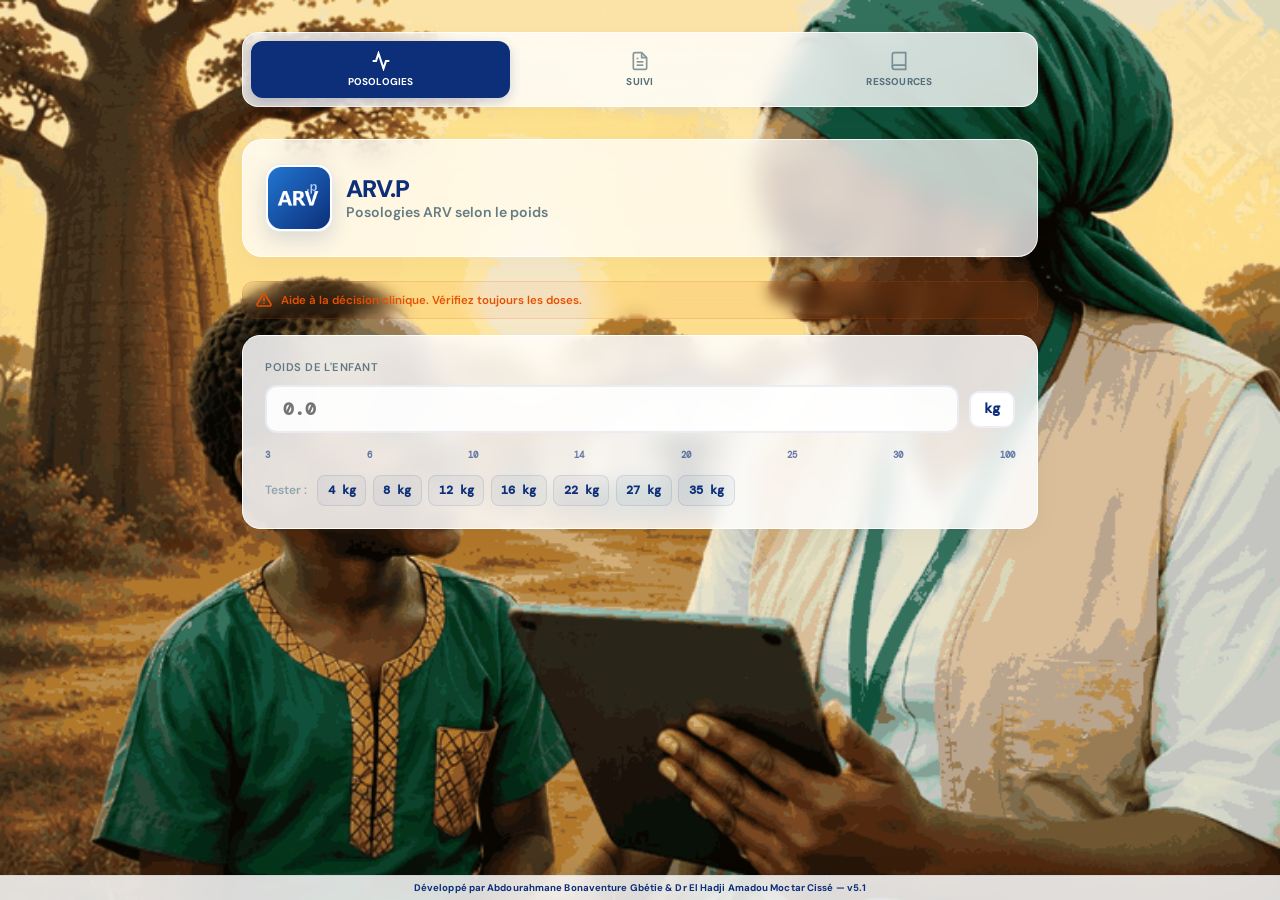
<file: index.html>
<!DOCTYPE html>
<html lang="fr">
<head>
  <meta charset="UTF-8">
  <title>ARV.P</title>
  <meta http-equiv="refresh" content="0; url=./gh-pages/">
  <script>window.location.replace("./gh-pages/");</script>
</head>
<body>
  <p>Redirection vers <a href="./gh-pages/">ARV.P</a>...</p>
</body>
</html>
</file>
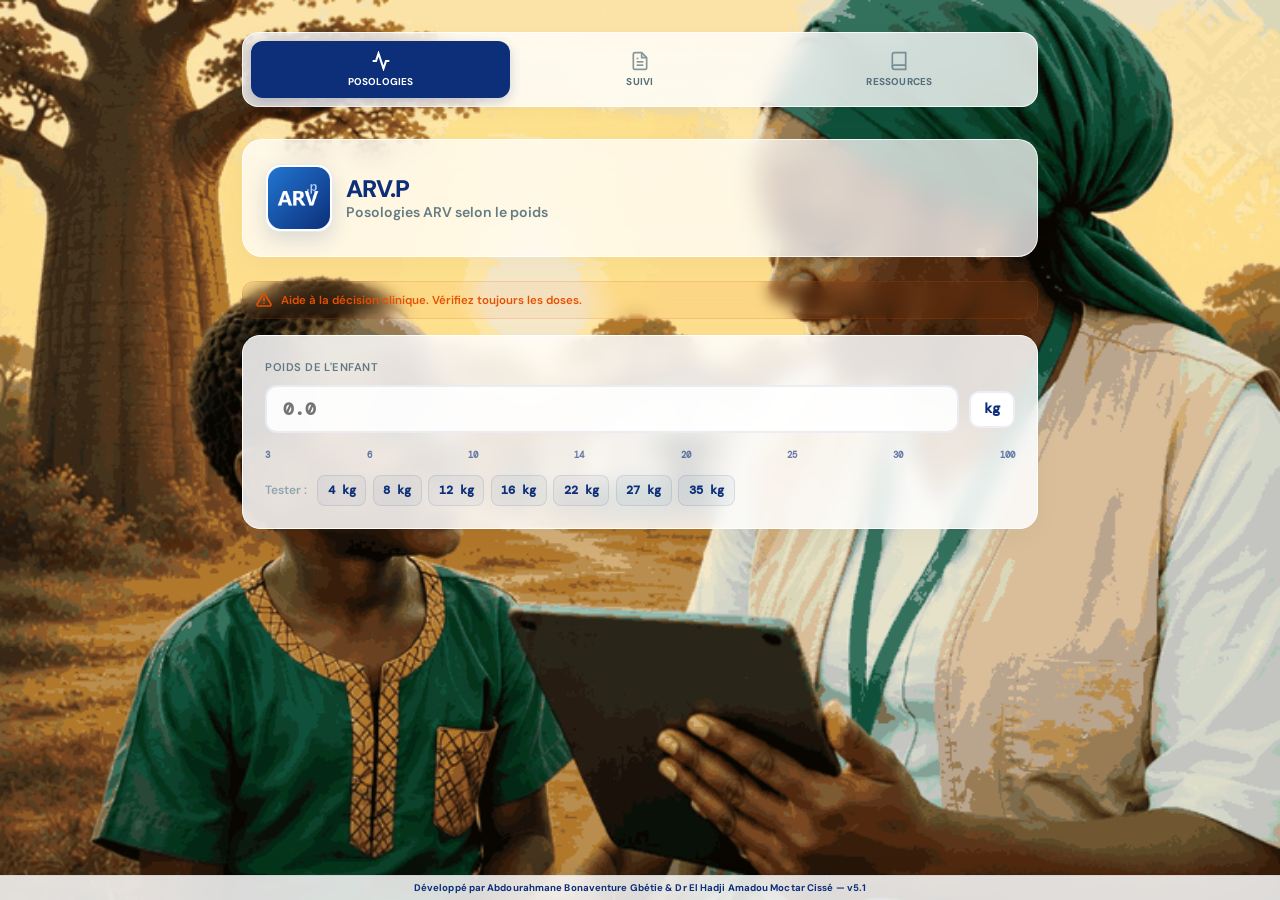
<file: gh-pages/index.html>
<!DOCTYPE html>
<html lang="fr">
<head>
  <meta charset="UTF-8"/>
  <meta name="viewport" content="width=device-width,initial-scale=1,viewport-fit=cover"/>
  <title>ARV.P</title>
  <meta name="description" content="Calculateur posologies ARV pédiatriques — Sénégal / OMS"/>
  <meta name="theme-color" content="#0d2f7a"/>
  <meta name="mobile-web-app-capable" content="yes"/>
  <meta name="apple-mobile-web-app-status-bar-style" content="black-translucent"/>
  <meta name="apple-mobile-web-app-title" content="ARV.P"/>
  <link rel="manifest" href="manifest.json"/>
  <link rel="apple-touch-icon" href="icons/icon-192.png"/>
  <link rel="icon" type="image/png" href="icons/icon-192.png"/>
  <link rel="preconnect" href="https://fonts.googleapis.com"/>
  <link href="https://fonts.googleapis.com/css2?family=DM+Sans:wght@400;500;600;700&family=DM+Mono:wght@400;500&display=swap" rel="stylesheet"/>
  <link rel="stylesheet" href="css/styles.css"/>
</head>
<body>
<div id="root">
  <div class="bg" aria-hidden="true"></div>
  <div id="app" role="main">
    <div class="install-banner" id="installBanner" role="complementary" aria-label="Installation de l'application">
      <div class="itext">Installer l'app sur votre téléphone pour l'utiliser hors ligne</div>
      <button type="button" class="ibtn" id="installBtn">Installer</button>
      <button type="button" class="idismiss" id="dismissBtn" aria-label="Fermer">✕</button>
    </div>

    <!-- Navigation Tabs -->
    <nav class="nav-tabs" id="navTabs">
      <button type="button" class="nav-btn active" data-page="calc">
        <svg width="20" height="20" viewBox="0 0 24 24" fill="none" stroke="currentColor" stroke-width="2"><path d="M22 12h-4l-3 9L9 3l-3 9H2"/></svg>
        <span>Posologies</span>
      </button>
      <button type="button" class="nav-btn" data-page="suivi">
        <svg width="20" height="20" viewBox="0 0 24 24" fill="none" stroke="currentColor" stroke-width="2"><path d="M14 2H6a2 2 0 0 0-2 2v16a2 2 0 0 0 2 2h12a2 2 0 0 0 2-2V8z"/><polyline points="14 2 14 8 20 8"/><line x1="16" y1="13" x2="8" y2="13"/><line x1="16" y1="17" x2="8" y2="17"/><polyline points="10 9 9 9 8 9"/></svg>
        <span>Suivi</span>
      </button>
      <button type="button" class="nav-btn" data-page="res">
        <svg width="20" height="20" viewBox="0 0 24 24" fill="none" stroke="currentColor" stroke-width="2"><path d="M4 19.5A2.5 2.5 0 0 1 6.5 17H20"/><path d="M6.5 2H20v20H6.5A2.5 2.5 0 0 1 4 19.5v-15A2.5 2.5 0 0 1 6.5 2z"/></svg>
        <span>Ressources</span>
      </button>
    </nav>

    <div class="header">
      <div class="header-top">
        <div class="hicon">
          <img src="icons/icon-192.png" alt="Logo PEC VIH">
        </div>
        <div class="header-titles">
          <h1>ARV.P</h1>
          <div class="subtitle" id="pageSubtitle">Posologies ARV selon le poids</div>
        </div>
      </div>
    </div>

    <!-- PAGE CALCULATEUR -->
    <div id="page-calc" class="page-content active">
      <div class="disclaimer">
        <svg width="16" height="16" viewBox="0 0 24 24" fill="none" stroke="currentColor" stroke-width="2.5" stroke-linecap="round" stroke-linejoin="round"><path d="M10.29 3.86L1.82 18a2 2 0 0 0 1.71 3h16.94a2 2 0 0 0 1.71-3L13.71 3.86a2 2 0 0 0-3.42 0z"/><line x1="12" y1="9" x2="12" y2="13"/><line x1="12" y1="17" x2="12.01" y2="17"/></svg>
        <span>Aide à la décision clinique. Vérifiez toujours les doses.</span>
      </div>

      <div class="card">
        <label class="wlabel" for="poids">Poids de l'enfant</label>
        <div class="wrow">
          <input type="text" id="poids" class="winput" placeholder="0.0" inputmode="decimal" pattern="[0-9]*[.,]?[0-9]*" autocomplete="off" aria-label="Poids de l'enfant en kilogrammes"/>
          <span class="ubadge">kg</span>
        </div>
        <div class="rbar" id="rbar" aria-hidden="true"></div>
        <div class="rlabels"><span>3</span><span>6</span><span>10</span><span>14</span><span>20</span><span>25</span><span>30</span><span>100</span></div>
        <div class="qtests">
          <span class="sep">Tester :</span>
          <button type="button" class="qbtn" data-kg="4">4 kg</button>
          <button type="button" class="qbtn" data-kg="8">8 kg</button>
          <button type="button" class="qbtn" data-kg="12">12 kg</button>
          <button type="button" class="qbtn" data-kg="16">16 kg</button>
          <button type="button" class="qbtn" data-kg="22">22 kg</button>
          <button type="button" class="qbtn" data-kg="27">27 kg</button>
          <button type="button" class="qbtn" data-kg="35">35 kg</button>
        </div>
      </div>
      <div id="error" style="display:none" class="errmsg" role="alert" aria-live="assertive">
        <svg width="15" height="15" viewBox="0 0 24 24" fill="none" stroke="currentColor" stroke-width="2" aria-hidden="true"><circle cx="12" cy="12" r="10"/><line x1="12" y1="8" x2="12" y2="12"/><line x1="12" y1="16" x2="12.01" y2="16"/></svg>
        <span id="errtxt"></span>
      </div>
      <div id="results" style="display:none" aria-live="polite" aria-label="Résultats des posologies"></div>
    </div>

    <!-- PAGE SUIVI -->
    <div id="page-suivi" class="page-content">
      <div id="results-suivi"></div>
    </div>

    <!-- PAGE RESSOURCE -->
    <div id="page-res" class="page-content">
      <div class="card" style="padding:0; overflow:hidden; margin-bottom:.7rem; border-left:4px solid #1a4a96">
        <div style="padding:0.6rem 1rem; background:rgba(26,74,150,0.05); display:flex; align-items:center; justify-content:space-between">
          <span style="font-size:.72rem; color:#546e7a; font-weight:600">Touchez pour afficher en plein écran</span>
          <span style="font-size:.68rem; color:#1a4a96; font-weight:700">🔍 Plein écran</span>
        </div>
        <img src="[data-uri]" alt="Signes d'appel du VIH pédiatrique" class="zoomable" width="1716" height="1235" tabindex="0" role="button" aria-label="Agrandir l'affiche des signes d'appel" style="width:100%; height:auto; display:block; cursor:zoom-in" />
      </div>
      <div class="card" style="display:none; padding:0; overflow:hidden; margin-bottom:.7rem; border-left:4px solid #b91c1c">
        <div style="padding:1rem; padding-bottom:0">
          <div class="slabel" style="color:#b91c1c; font-size:.9rem">Organigramme MVA — Prise en charge du VIH chez l'enfant</div>
        </div>
        <mva-pediatric-flowchart></mva-pediatric-flowchart>
      </div>

      <!-- MVA : définition (aide-mémoire PEC_MVA) -->
      <div class="card mva-card">
        <div class="slabel" style="color:#b91c1c;font-size:.9rem">MVA — Définition</div>
        <div class="mva-intro">Un enfant est à un stade avancé de la maladie à VIH (MVA) s’il répond à l’un des critères suivants :</div>
        <div class="mva-block">
          <div class="mva-block-head"><span class="mva-block-title">Enfant de moins de 5 ans</span><span class="mva-tag red">D’emblée MVA</span></div>
          <div class="mva-text">Un enfant nouvellement dépisté est classé MVA quel que soit son stade clinique.</div>
          <div class="mva-note"><b>NB :</b> les enfants de moins de 5 ans sous TAR depuis plus d’un an avec CV indétectable ne sont plus classés MVA.</div>
        </div>
        <div class="mva-block" style="margin-bottom:0">
          <div class="mva-block-head"><span class="mva-block-title">Enfant de plus de 5 ans</span><span class="mva-tag orange">Un seul suffit</span></div>
          <ul class="rlist">
            <li class="ritem"><span class="rdot" style="background:#b91c1c"></span>Stades 3 ou 4</li>
            <li class="ritem"><span class="rdot" style="background:#b91c1c"></span>Stade 1 ou 2 avec taux de CD4+ &lt; 200 /mm³</li>
            <li class="ritem"><span class="rdot" style="background:#b91c1c"></span>Retour aux soins après une interruption thérapeutique</li>
            <li class="ritem"><span class="rdot" style="background:#b91c1c"></span>Échec thérapeutique</li>
          </ul>
        </div>
      </div>

      <!-- MVA : conduite à tenir -->
      <div class="card mva-card">
        <div class="slabel" style="color:#b91c1c;font-size:.9rem">Conduite à tenir devant une MVA</div>
        <div class="mva-block">
          <div class="mva-q">Est-ce une MVA ?</div>
          <div class="mva-branch"><span class="mva-tag blue">&lt; 5 ans</span><span>Toujours MVA (sauf TAR &gt; 1 an + CV indétectable)</span></div>
          <div class="mva-branch"><span class="mva-tag blue">&gt; 5 ans</span><span>Stade 3 ou 4 · stade 1 ou 2 avec CD4 &lt; 200 /mm³ · retour aux soins après interruption · échec thérapeutique</span></div>
          <div class="mva-branch" style="margin-bottom:0"><span class="mva-tag green">Non</span><span>Suivi habituel</span></div>
        </div>
        <div style="font-size:.75rem;font-weight:700;margin:.2rem 0 .5rem;color:#b91c1c;text-transform:uppercase">Si oui : S · T · O · P</div>
        <div class="mva-step">
          <div class="mva-letter" style="background:#1a5ab8">S</div>
          <div><div class="mva-step-title">Dépister <small>(Screen)</small></div><div class="mva-text">CD4 · tuberculose (TB-LAM urinaire, Xpert) · cryptococcose (CrAg LFA) · malnutrition</div></div>
        </div>
        <div class="mva-step">
          <div class="mva-letter" style="background:#b91c1c">T</div>
          <div><div class="mva-step-title">Traiter <small>(Treat)</small></div><div class="mva-text">Traiter sans délai les affections opportunistes, selon le protocole national</div></div>
        </div>
        <div class="mva-step">
          <div class="mva-letter" style="background:#2e7d32">O</div>
          <div><div class="mva-step-title">Optimiser le TAR <small>(Optimize)</small></div><div class="mva-text">Charge virale · dépister l’échec thérapeutique · renforcer l’ETP · schéma TAR optimisé</div></div>
        </div>
        <div class="mva-step" style="margin-bottom:0">
          <div class="mva-letter" style="background:#e65100">P</div>
          <div><div class="mva-step-title">Prévenir <small>(Prevent)</small></div><div class="mva-text">TPT · cotrimoxazole · vaccination adaptée</div></div>
        </div>
      </div>

      <!-- MVA : vaccination -->
      <div class="card mva-card">
        <div class="slabel" style="color:#b91c1c;font-size:.9rem">MVA et vaccination</div>
        <div class="mva-block">
          <div class="mva-block-head"><span class="mva-block-title">Vaccins inactivés <small style="font-size:0.7rem;font-weight:600;opacity:0.85">(hexavalent)</small></span><span class="mva-tag green">Toujours</span></div>
          <div class="mva-text">Indiqués même en cas de MVA.</div>
        </div>
        <div class="mva-block">
          <div class="mva-block-head"><span class="mva-block-title">Vaccins vivants atténués (RR)</span><span class="mva-tag orange">Retarder</span></div>
          <div class="mva-text">Rougeole-Rubéole : à administrer seulement après stabilisation clinique et CV indétectable. 2 doses à 6-12 mois d’intervalle.</div>
        </div>
        <div class="mva-block">
          <div class="mva-block-head"><span class="mva-block-title">BCG</span><span class="mva-tag orange">Différer</span></div>
          <div class="mva-text">Jusqu’à stabilisation clinique sous TAR + CV indétectable.</div>
        </div>
        <div class="mva-block">
          <div class="mva-block-head"><span class="mva-block-title">Fièvre jaune</span><span class="mva-tag blue">Sous conditions</span></div>
          <div class="mva-text">Possible après stabilisation clinique + CV indétectable.</div>
        </div>
        <div class="mva-block" style="margin-bottom:0">
          <div class="mva-block-head"><span class="mva-block-title">HPV</span><span class="mva-tag blue">2 doses</span></div>
          <div class="mva-text">Deux (2) doses espacées de 6 mois chez les filles âgées de 9 à 14 ans.</div>
        </div>
      </div>
    </div>

    <div class="footer">
      <div class="fauth">Développé par Abdourahmane Bonaventure Gbétie &amp; Dr El Hadji Amadou Moctar Cissé — v5.1</div>
    </div>
  </div>
</div>

  <script src="js/data.js"></script>
  <script src="js/validation.js"></script>
  <script src="js/classification.js"></script>
  <script src="js/render.js"></script>
  <script src="js/ui.js"></script>
  <script src="js/mva-pediatric-flowchart.js"></script>
  <script src="js/infant-followup-flowchart.js"></script>
</body>
</html>
</file>
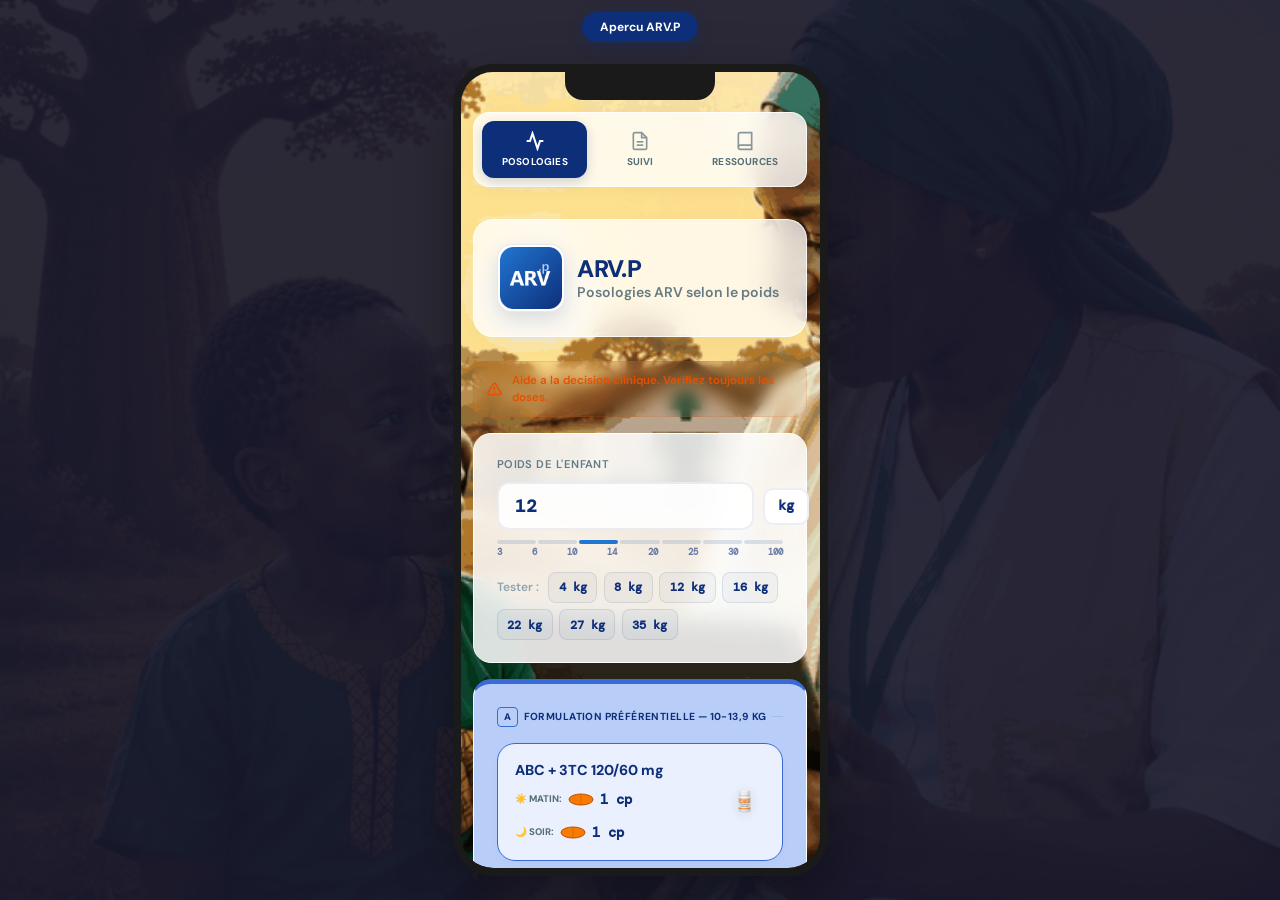
<file: www/preview.html>
<!DOCTYPE html>
<html lang="fr">
<head>
<meta charset="UTF-8"/>
<meta name="viewport" content="width=device-width,initial-scale=1,viewport-fit=cover"/>
<title>ARV.P — Apercu</title>
<link href="https://fonts.googleapis.com/css2?family=DM+Sans:wght@400;500;600;700&family=DM+Mono:wght@400;500&display=swap" rel="stylesheet"/>
<link rel="stylesheet" href="css/styles.css"/>
<style>
  .preview-badge{position:fixed;top:12px;left:50%;transform:translateX(-50%);background:#0d2f7a;color:#fff;padding:6px 18px;border-radius:20px;font-size:12px;font-weight:700;z-index:9999;box-shadow:0 4px 16px rgba(13,47,122,.3);font-family:DM Sans,sans-serif}
  .toast-demo{position:fixed;bottom:80px;left:50%;transform:translateX(-50%);background:#0e7a4e;color:#fff;padding:10px 20px;border-radius:25px;font-size:13px;font-weight:600;z-index:9999;box-shadow:0 4px 16px rgba(0,0,0,.25);font-family:DM Sans,sans-serif;animation:fadeIn .3s ease}
  .phone-frame{width:375px;height:812px;border:8px solid #1a1a1a;border-radius:40px;overflow:hidden;margin:60px auto 20px;position:relative;box-shadow:0 20px 60px rgba(0,0,0,.3),inset 0 0 0 2px #333}
  .phone-notch{position:absolute;top:0;left:50%;transform:translateX(-50%);width:150px;height:28px;background:#1a1a1a;border-bottom-left-radius:18px;border-bottom-right-radius:18px;z-index:10001}
  #root{position:absolute;inset:0;overflow-y:scroll;overflow-x:hidden}
  @media(max-width:500px){.phone-frame{width:100%;height:100vh;border:none;border-radius:0;margin:0}.phone-notch{display:none}.preview-badge{top:8px}}
</style>
</head>
<body style="background:#1a1a2e;display:flex;align-items:center;justify-content:center;min-height:100vh">

<div class="preview-badge">Apercu ARV.P</div>

<div class="phone-frame">
<div class="phone-notch"></div>
<div id="root">
  <div class="bg" aria-hidden="true"></div>
  <div id="app" role="main" style="position:relative;z-index:1;max-width:600px;margin:0 auto;padding-top:max(2.5rem,env(safe-area-inset-top));padding-left:0.8rem;padding-right:0.8rem;padding-bottom:calc(100px + env(safe-area-inset-bottom));min-height:100vh">

    <nav class="nav-tabs" id="navTabs">
      <button type="button" class="nav-btn active" data-page="calc">
        <svg width="20" height="20" viewBox="0 0 24 24" fill="none" stroke="currentColor" stroke-width="2"><path d="M22 12h-4l-3 9L9 3l-3 9H2"/></svg>
        <span>Posologies</span>
      </button>
      <button type="button" class="nav-btn" data-page="suivi">
        <svg width="20" height="20" viewBox="0 0 24 24" fill="none" stroke="currentColor" stroke-width="2"><path d="M14 2H6a2 2 0 0 0-2 2v16a2 2 0 0 0 2 2h12a2 2 0 0 0 2-2V8z"/><polyline points="14 2 14 8 20 8"/><line x1="16" y1="13" x2="8" y2="13"/><line x1="16" y1="17" x2="8" y2="17"/></svg>
        <span>Suivi</span>
      </button>
      <button type="button" class="nav-btn" data-page="res">
        <svg width="20" height="20" viewBox="0 0 24 24" fill="none" stroke="currentColor" stroke-width="2"><path d="M4 19.5A2.5 2.5 0 0 1 6.5 17H20"/><path d="M6.5 2H20v20H6.5A2.5 2.5 0 0 1 4 19.5v-15A2.5 2.5 0 0 1 6.5 2z"/></svg>
        <span>Ressources</span>
      </button>
    </nav>

    <div class="header">
      <div class="header-top">
        <div class="hicon">
          <img src="icons/icon-192.png" alt="Logo">
        </div>
        <div class="header-titles">
          <h1>ARV.P</h1>
          <div class="subtitle" id="pageSubtitle">Posologies ARV selon le poids</div>
        </div>
      </div>
    </div>

    <!-- PAGE CALC -->
    <div id="page-calc" class="page-content active">
      <div class="disclaimer">
        <svg width="16" height="16" viewBox="0 0 24 24" fill="none" stroke="currentColor" stroke-width="2.5" stroke-linecap="round" stroke-linejoin="round"><path d="M10.29 3.86L1.82 18a2 2 0 0 0 1.71 3h16.94a2 2 0 0 0 1.71-3L13.71 3.86a2 2 0 0 0-3.42 0z"/><line x1="12" y1="9" x2="12" y2="13"/><line x1="12" y1="17" x2="12.01" y2="17"/></svg>
        <span>Aide a la decision clinique. Verifiez toujours les doses.</span>
      </div>

      <div class="card">
        <label class="wlabel" for="poids">Poids de l'enfant</label>
        <div class="wrow">
          <input type="number" id="poids" class="winput" step="0.1" min="0" placeholder="0.0" inputmode="decimal"/>
          <span class="ubadge">kg</span>
        </div>
        <div class="rbar" id="rbar" aria-hidden="true"></div>
        <div class="rlabels"><span>3</span><span>6</span><span>10</span><span>14</span><span>20</span><span>25</span><span>30</span><span>100</span></div>
        <div class="qtests">
          <span class="sep">Tester :</span>
          <button type="button" class="qbtn" data-kg="4">4 kg</button>
          <button type="button" class="qbtn" data-kg="8">8 kg</button>
          <button type="button" class="qbtn" data-kg="12">12 kg</button>
          <button type="button" class="qbtn" data-kg="16">16 kg</button>
          <button type="button" class="qbtn" data-kg="22">22 kg</button>
          <button type="button" class="qbtn" data-kg="27">27 kg</button>
          <button type="button" class="qbtn" data-kg="35">35 kg</button>
        </div>
      </div>
      <div id="error" style="display:none" class="errmsg" role="alert"><svg width="15" height="15" viewBox="0 0 24 24" fill="none" stroke="currentColor" stroke-width="2"><circle cx="12" cy="12" r="10"/><line x1="12" y1="8" x2="12" y2="12"/><line x1="12" y1="16" x2="12.01" y2="16"/></svg><span id="errtxt"></span></div>
      <div id="results" style="display:none" aria-live="polite"></div>
    </div>

    <!-- PAGE SUIVI -->
    <div id="page-suivi" class="page-content"><div id="results-suivi"></div></div>

    <!-- PAGE RESSOURCES -->
    <div id="page-res" class="page-content">
      <div class="card" style="padding:0;overflow:hidden;margin-bottom:.7rem;border-left:4px solid #1a5a9a">
        <div style="padding:1rem;padding-bottom:0"><div class="slabel" style="color:#1a5a9a;font-size:.9rem">Algorithme du diagnostic</div></div>
        <infant-followup-flowchart></infant-followup-flowchart>
      </div>
      <div class="card" style="padding:0;overflow:hidden;margin-bottom:.7rem;border-left:4px solid #b91c1c">
        <div style="padding:1rem;padding-bottom:0"><div class="slabel" style="color:#b91c1c;font-size:.9rem">Organigramme MVA</div></div>
        <mva-pediatric-flowchart></mva-pediatric-flowchart>
      </div>
    </div>

    <div class="footer">
      <div class="fauth">v5.1 — Developpe par Abdourahmane Bonaventure Gbetie &amp; Dr El Hadji Amadou Moctar Cisse</div>
    </div>
  </div>
</div>
</div>

<div class="toast-demo" id="toastDemo" style="display:none">Application mise a jour</div>

<script src="js/data.js"></script>
<script src="js/validation.js"></script>
<script src="js/classification.js"></script>
<script src="js/render.js"></script>
<script src="js/ui.js"></script>
<script src="js/mva-pediatric-flowchart.js"></script>
<script src="js/infant-followup-flowchart.js"></script>
<script>
  setTimeout(function(){var t=document.getElementById('toastDemo');t.style.display='block';setTimeout(function(){t.style.transition='opacity .4s';t.style.opacity='0';setTimeout(function(){t.remove()},400)},3000)},1500);
  setTimeout(function(){setWeight(12)},500);
</script>
</body>
</html>
</file>
<file: gh-pages/css/styles.css>
*{box-sizing:border-box;margin:0;padding:0}
html{height:100%}
body{font-family:'DM Sans',sans-serif;background:#fdfcfb;height:100%;overflow:hidden;color:#2c3e50;line-height:1.5}
#root{position:fixed;inset:0;overflow-y:scroll;overflow-x:hidden;-webkit-overflow-scrolling:touch;overscroll-behavior:none;background:url(../icons/ARV-P.png) center/cover no-repeat fixed}
.bg{position:fixed;top:0;left:0;width:100%;height:100%;z-index:-1;pointer-events:none}
.bg::before{
  content:'';position:absolute;top:0;left:0;width:100%;height:100%;
  background-color: transparent;
  background-image: url(../icons/ARV-P.png);
  background-size: cover;
  background-position: center center;
  background-repeat: no-repeat;
  opacity: 0.08;
  filter: none;
}
#app{
  position:relative;
  z-index:1;
  max-width:600px;
  margin:0 auto;
  padding-top: max(1rem, env(safe-area-inset-top));
  padding-left: max(0.8rem, env(safe-area-inset-left));
  padding-right: max(0.8rem, env(safe-area-inset-right));
  padding-bottom: calc(50px + env(safe-area-inset-bottom));
  min-height: 100vh;
}

.nav-tabs {
  display: flex;
  background: rgba(255, 255, 255, 0.8);
  backdrop-filter: blur(12px);
  -webkit-backdrop-filter: blur(12px);
  border-radius: 16px;
  padding: 0.4rem;
  margin-bottom: 1.5rem;
  border: 1px solid rgba(255, 255, 255, 0.8);
  box-shadow: 0 4px 20px rgba(0,0,0,0.03);
  position: sticky;
  top: 1rem;
  z-index: 100;
}
.nav-btn {
  flex: 1;
  border: none;
  background: transparent;
  padding: 0.6rem 0.2rem;
  border-radius: 12px;
  display: flex;
  flex-direction: column;
  align-items: center;
  gap: 0.3rem;
  color: #546e7a;
  cursor: pointer;
  transition: all 0.2s ease;
  font-family: inherit;
}
.nav-btn span { font-size: 0.62rem; font-weight: 700; text-transform: uppercase; letter-spacing: 0.02em; }
.nav-btn svg { opacity: 0.7; }
.nav-btn.active { background: #0d2f7a; color: #fff; box-shadow: 0 4px 12px rgba(13,47,122,0.2); }
.nav-btn.active svg { opacity: 1; stroke-width: 2.5; }

.page-content { display: none; animation: fadeIn 0.3s ease; }
.page-content.active { display: block; }

@keyframes fadeIn { from { opacity: 0; transform: translateY(10px); } to { opacity: 1; transform: translateY(0); } }

.header{background:rgba(255,255,255,0.75);border-radius:20px;padding:1.2rem 1rem;margin-bottom:1.5rem;border:1px solid rgba(255,255,255,0.8);backdrop-filter:blur(12px);-webkit-backdrop-filter:blur(12px);box-shadow: 0 8px 32px rgba(0,0,0,0.03)}
.header-top{display:flex;flex-direction:row;align-items:center;text-align:left;gap:0.8rem;margin-bottom:0}
.hicon{width:clamp(54px, 16vw, 68px);height:clamp(54px, 16vw, 68px);border-radius:15px;display:flex;align-items:center;justify-content:center;flex-shrink:0;box-shadow:0 8px 20px rgba(13,47,122,0.15);overflow:hidden;background:#fff;padding:2px;border:1px solid rgba(13,47,122,0.1)}
.hicon img{width:100%;height:100%;object-fit:contain;display:block}
.header-titles{display:flex;flex-direction:column;gap:0.1rem;flex:1;min-width:0}
h1{font-size:clamp(1.2rem, 4.5vw, 1.5rem);font-weight:850;color:#0d2f7a;letter-spacing:-0.03em;line-height:1.1;overflow-wrap:break-word}
.subtitle{font-size:clamp(0.75rem, 3vw, 0.88rem);color:#546e7a;margin-left:0;font-weight:600;opacity:0.9;line-height:1.2;overflow-wrap:break-word}

.disclaimer{
  display: flex;
  align-items: center;
  gap: 0.6rem;
  background: rgba(230, 81, 0, 0.05);
  border: 1px solid rgba(230, 81, 0, 0.15);
  border-radius: 12px;
  padding: 0.6rem 0.8rem;
  margin-bottom: 1rem;
  color: #e65100;
  font-size: 0.72rem;
  font-weight: 600;
  backdrop-filter: blur(8px);
}

.card{background:rgba(255,255,255,0.85);border-radius:18px;border:1px solid rgba(255,255,255,1);padding:1rem;margin-bottom:1rem;backdrop-filter:blur(10px);box-shadow: 0 8px 30px rgba(0,0,0,0.03)}
.wlabel{font-size:0.7rem;font-weight:600;letter-spacing:0.04em;text-transform:uppercase;color:#546e7a;margin-bottom:0.6rem;display:block;opacity:0.9}
.wrow{display:flex;align-items:center;gap:0.6rem}
.winput{flex:1;height:48px;border:2px solid rgba(13,47,122,0.08);border-radius:12px;padding:0 1rem;font-size:1.1rem;font-family:'DM Mono',monospace;font-weight:600;color:#0d2f7a;background:rgba(255,255,255,0.9);outline:none;transition: all 0.2s ease}
.winput:focus{border-color:#0d2f7a;background:#fff;box-shadow: 0 0 0 4px rgba(13,47,122,0.05)}
.ubadge{font-family:'DM Mono',monospace;font-size:0.85rem;font-weight:600;color:#0d2f7a;background:#fff;border:2px solid rgba(13,47,122,0.08);border-radius:10px;padding:0.4rem 0.8rem;flex-shrink:0}
.rbar{margin-top:0.6rem;display:flex;gap:2px;height:4px}
.rseg{flex:1;border-radius:3px;background:rgba(26,79,150,.15);transition:background .2s}
.rseg.active{background:#2176d2}
.rlabels{display:flex;justify-content:space-between;margin-top:2px}
.rlabels span{font-family:'DM Mono',monospace;font-size:0.55rem;color:rgba(13,47,122,0.6);font-weight:600}
.qtests{display:flex;gap:0.4rem;flex-wrap:wrap;margin-top:0.8rem;align-items:center}
.qbtn{background:rgba(13,47,122,0.04);border:1px solid rgba(13,47,122,0.1);border-radius:8px;padding:0.4rem 0.6rem;font-family:'DM Mono',monospace;font-size:0.75rem;color:#0d2f7a;cursor:pointer;font-weight:600;transition: all 0.2s ease}
.qbtn:hover{background:rgba(13,47,122,0.08);border-color:rgba(13,47,122,0.2)}
.qbtn:active{transform: scale(0.96)}
.sep{color:#90a4ae;font-size:0.75rem;font-weight:600;margin-right:0.2rem}
.errmsg{background:rgba(255,220,220,.8);border:1px solid rgba(200,50,50,.3);color:#7a1212;border-radius:9px;padding:.7rem .9rem;font-size:.83rem;margin-bottom:.85rem;display:flex;align-items:center;gap:.45rem}
.slabel{font-size:0.64rem;font-weight:700;letter-spacing:0.04em;text-transform:uppercase;margin-bottom:1rem;display:flex;align-items:center;gap:0.35rem;white-space:nowrap}
.slabel::after{content:'';flex:1;height:1px;background:currentColor;opacity:0.1}
.sbadge{display:inline-block;padding:2px 6px;border-radius:4px;font-size:0.6rem;font-weight:800;border:1.5px solid;letter-spacing:0.04em;white-space:nowrap;vertical-align:middle}

.dchip {
  position: relative;
  background: rgba(255, 255, 255, 0.7);
  border-radius: 18px;
  padding: 1.1rem;
  padding-right: 3.8rem;
  margin-bottom: 0.8rem;
  border: 1px solid rgba(255, 255, 255, 0.8);
  box-shadow: 0 4px 12px rgba(0,0,0,0.02);
  display: flex;
  flex-direction: column;
  align-items: stretch;
  overflow: hidden;
}
.dchip-content {
  position: relative;
  z-index: 2;
  width: 100%;
}
.dname {
  font-size: 0.9rem;
  font-weight: 800;
  color: #0d2f7a;
  margin-bottom: 0.6rem;
  line-height: 1.2;
  word-wrap: break-word;
  padding-right: 0;
  display: flex;
  align-items: center;
  flex-wrap: wrap;
  gap: 0.4rem;
}
.disp-tag {
  font-size: 0.52rem;
  font-weight: 800;
  color: #fff;
  padding: 2px 6px;
  border-radius: 4px;
  text-transform: uppercase;
  letter-spacing: 0.02em;
  flex-shrink: 0;
  vertical-align: middle;
  margin-left: 8px;
  display: inline-block;
  opacity: 0.9;
}
.dchip-badges {
  display: flex;
  flex-wrap: wrap;
  gap: 0.5rem;
  padding: 0.4rem 0.2rem 0.1rem;
  border-top: 1px dashed rgba(0, 0, 0, 0.12);
  margin-top: 0.2rem;
}
.dchip-badge {
  display: inline-flex;
  align-items: center;
  font-size: 0.72rem;
  background: rgba(255, 255, 255, 0.55);
  border-radius: 8px;
  padding: 0.2rem 0.5rem;
}
.dchip-badge .disp-tag { margin-left: 6px; }
.dchip-mini-bottle {
  position: absolute;
  right: 10px;
  top: 50%;
  transform: translateY(-50%);
  height: 55px;
  width: auto;
  z-index: 1;
  opacity: 0.85;
  filter: drop-shadow(0 2px 6px rgba(0,0,0,0.12));
  pointer-events: none;
  display: block !important;
}
.ddose { position: relative; z-index: 2; width: 100%; }
.ddose-val{font-family:'DM Mono',monospace;font-size:0.88rem;font-weight:700;color:#0d2f7a}
.ddose-tag{font-size:0.58rem;font-weight:600;color:#546e7a;background:rgba(0,0,0,0.04);border-radius:5px;padding:0.15rem 0.4rem}
.ddose-heure{font-size:0.65rem;font-weight:600;color:#e65100;background:#fff3e0;border-radius:6px;padding:0.2rem 0.5rem}

.ddose-ms{display:inline-flex;flex-direction:column;background:rgba(255,255,255,0.5);border-radius:12px;padding:0.4rem 0.5rem;min-width:3.2rem;border:1px solid rgba(0,0,0,0.03)}
.ddose-lbl{font-size:0.58rem;font-weight:700;color:#546e7a;text-transform:uppercase;margin-bottom:0.3rem;text-align:center}
.pill-label{font-family:'DM Mono',monospace;font-size:0.75rem;font-weight:700;color:#0d2f7a;text-align:center;margin-top:0.2rem}
.pills-row{display:flex;flex-wrap:wrap;align-items:center;justify-content:center;gap:3px}

.protocole-box{display:flex;align-items:flex-start;gap:0.6rem;background:rgba(255,255,255,0.4);border-radius:12px;padding:0.8rem 1rem;margin-top:0.5rem;border:1px solid rgba(0,0,0,0.02)}
.protocole-lbl{font-size:0.65rem;font-weight:800;text-transform:uppercase;letter-spacing:0.05em;padding:0.2rem 0.4rem;border-radius:4px;background:rgba(0,0,0,0.05);flex-shrink:0}
.protocole-txt{font-size:0.82rem;font-weight:500;line-height:1.5;white-space:pre-line}
.twrap{border-radius:8px;border:1px solid rgba(26,79,150,.2);overflow:hidden}
table{width:100%;border-collapse:separate;border-spacing:0;font-size:0.75rem;border-radius:12px;overflow:hidden;border:1px solid rgba(13,47,122,0.08)}
th{background:rgba(13,47,122,0.05);font-weight:700;font-size:0.65rem;letter-spacing:0.05em;text-transform:uppercase;color:#0d2f7a;padding:0.6rem 0.8rem;text-align:left;border-bottom:1px solid rgba(13,47,122,0.08)}
td{padding:0.6rem 0.8rem;border-bottom:1px solid rgba(13,47,122,0.04);color:#000}
tr:last-child td{border-bottom:none}
tr.hl td{background:rgba(13,47,122,0.08);font-weight:700;color:#000}
.rlist{list-style:none}
.ritem{padding:.4rem 0;border-bottom:1px solid rgba(26,79,150,.08);font-size:.8rem;color:#1a3a5c;display:flex;align-items:flex-start;gap:.45rem;line-height:1.42;overflow-wrap:break-word;word-break:break-word}
.ritem:last-child{border-bottom:none}
.rdot{width:5px;height:5px;border-radius:50%;background:#2176d2;margin-top:.4rem;flex-shrink:0}
.install-banner{display:none;background:rgba(200,225,255,.88);border:1px solid rgba(26,79,150,.35);border-radius:11px;padding:.8rem .95rem;margin-bottom:.85rem;align-items:center;gap:.65rem}
.install-banner.show{display:flex}
.ibtn{background:#1a5ab8;color:#fff;border:none;border-radius:7px;padding:.45rem .9rem;font-family:'DM Sans',sans-serif;font-size:.8rem;font-weight:700;cursor:pointer;flex-shrink:0}
.itext{font-size:.78rem;color:#0d2a4a;flex:1;overflow:hidden;text-overflow:ellipsis;white-space:nowrap}
.idismiss{background:none;border:none;color:rgba(26,79,150,.5);font-size:1.1rem;cursor:pointer;padding:0 .2rem;flex-shrink:0}

.footer{position:fixed;bottom:0;left:0;right:0;z-index:1000;text-align:center;padding:0.3rem 1rem;background:rgba(255,255,255,0.85);backdrop-filter:blur(12px);-webkit-backdrop-filter:blur(12px);border-top:1px solid rgba(0,0,0,0.05);box-shadow:0 -4px 20px rgba(0,0,0,0.05);padding-bottom:max(0.3rem,env(safe-area-inset-bottom));transition:transform .3s ease,opacity .3s ease;transform:translateY(110%);opacity:0;pointer-events:none}
.fsrc{font-size:0.58rem;color:#546e7a;margin-bottom:0.05rem;line-height:1.1;opacity:0.8}
.fauth{font-size:0.6rem;color:#0d2f7a;font-weight:700;letter-spacing:0.01em;overflow-wrap:break-word;word-break:break-word}

@media (max-width: 360px) {
  .dchip { padding: 0.8rem; padding-right: 3rem; }
  .dchip-mini-bottle { height: 42px; right: 8px; }
  .dname { font-size: 0.82rem; }
  .slabel { white-space: normal; font-size: 0.58rem; }
  .ddose-val { font-size: 0.8rem; }
  .card { padding: 0.8rem; }
  .nav-btn { padding: 0.45rem 0.15rem; gap: 0.2rem; }
  .nav-btn span { font-size: 0.55rem; }
  .nav-btn svg { width: 17px; height: 17px; }
  .qbtn { padding: 0.3rem 0.5rem; font-size: 0.7rem; }
  table { font-size: 0.68rem; }
  th { font-size: 0.58rem; padding: 0.5rem 0.6rem; }
  td { font-size: 0.68rem; padding: 0.5rem 0.6rem; }
  .ritem { font-size: 0.75rem; }
  .disclaimer { font-size: 0.68rem; padding: 0.5rem 0.6rem; }
  .fauth { font-size: 0.55rem; }
  .ubadge { padding: 0.3rem 0.6rem; font-size: 0.8rem; }
}

@media (prefers-color-scheme: dark) {
  body { background: #0a0a0a; color: #e0e0e0; }
  #root { background: #0a0a0a url(../icons/ARV-P.png) center/cover no-repeat fixed; }
  .bg::before { background-color: #0a0a0a; }

  .header, .card, .footer, .nav-tabs {
    background: rgba(25, 25, 25, 0.8);
    border-color: rgba(255, 255, 255, 0.1);
    box-shadow: 0 8px 32px rgba(0,0,0,0.4);
  }

  h1, .ddose-val, .pill-label, .fauth, .qbtn { color: #82b1ff; }
  .subtitle, .wlabel, .fsrc, .ddose-lbl, .ddose-tag { color: #b0bec5; }

  .hicon { background: #1e1e1e; border-color: rgba(255, 255, 255, 0.1); }

  .winput {
    background: rgba(40, 40, 40, 0.9);
    border-color: rgba(255, 255, 255, 0.1);
    color: #fff;
  }
  .winput:focus { border-color: #82b1ff; box-shadow: 0 0 0 4px rgba(130, 177, 255, 0.15); }

  .ubadge { background: #1e1e1e; border-color: rgba(255, 255, 255, 0.1); color: #82b1ff; }

  .qbtn { background: rgba(130, 177, 255, 0.1); border-color: rgba(130, 177, 255, 0.2); }
  .qbtn:hover { background: rgba(130, 177, 255, 0.2); }

  .dchip { background: rgba(255, 255, 255, 0.05); border-color: rgba(255, 255, 255, 0.05); }
  .ddose-ms, .protocole-box, .sbadge { background: rgba(255, 255, 255, 0.08); border-color: rgba(255, 255, 255, 0.05); }

  .ritem { color: #cfd8dc; border-bottom-color: rgba(255, 255, 255, 0.05); }
  td { color: #e0e0e0; border-bottom-color: rgba(255, 255, 255, 0.05); }
  th { background: rgba(130, 177, 255, 0.1); color: #82b1ff; border-bottom-color: rgba(255, 255, 255, 0.1); }
  table { border-color: rgba(255, 255, 255, 0.1); }
  tr.hl td { background: rgba(130, 177, 255, 0.15); color: #82b1ff; }
}

/* ===== Ressources : MVA (aide-mémoire) ===== */
.mva-card{border-left:4px solid #b91c1c}
.mva-intro{font-size:.78rem;color:#1a3a5c;margin-bottom:.8rem;line-height:1.45}
.mva-block{background:rgba(255,255,255,0.55);border:1px solid rgba(0,0,0,0.04);border-radius:14px;padding:.8rem .9rem;margin-bottom:.7rem}
.mva-block-head{display:flex;align-items:center;justify-content:space-between;gap:.5rem;flex-wrap:wrap;margin-bottom:.45rem}
.mva-block-title{font-size:.85rem;font-weight:800;color:#0d2f7a}
.mva-tag{font-size:.56rem;font-weight:800;letter-spacing:.04em;text-transform:uppercase;color:#fff;padding:2px 7px;border-radius:4px;white-space:nowrap}
.mva-tag.red{background:#b91c1c}
.mva-tag.orange{background:#e65100}
.mva-tag.green{background:#2e7d32}
.mva-tag.blue{background:#1a5ab8}
.mva-text{font-size:.78rem;color:#1a3a5c;line-height:1.45}
.mva-note{font-size:.72rem;color:#7a3a3a;background:rgba(185,28,28,0.06);border-radius:8px;padding:.45rem .6rem;margin-top:.5rem;line-height:1.4}
.mva-q{font-size:.8rem;font-weight:800;color:#b91c1c;text-transform:uppercase;letter-spacing:.03em;margin-bottom:.4rem}
.mva-branch{display:flex;align-items:flex-start;gap:.5rem;font-size:.76rem;color:#1a3a5c;line-height:1.4;margin-bottom:.4rem}
.mva-step{display:flex;align-items:flex-start;gap:.7rem;background:rgba(255,255,255,0.55);border:1px solid rgba(0,0,0,0.04);border-radius:14px;padding:.7rem .8rem;margin-bottom:.55rem}
.mva-letter{width:34px;height:34px;border-radius:10px;display:flex;align-items:center;justify-content:center;color:#fff;font-family:'DM Mono',monospace;font-weight:700;font-size:1.05rem;flex-shrink:0}
.mva-step-title{font-size:.82rem;font-weight:800;color:#0d2f7a;margin-bottom:.15rem}
.mva-step-title small{font-weight:600;color:#546e7a;font-size:.7rem}
@media (prefers-color-scheme: dark){
  .mva-intro,.mva-text,.mva-branch{color:#cfd8dc}
  .mva-block,.mva-step{background:rgba(255,255,255,0.06);border-color:rgba(255,255,255,0.06)}
  .mva-block-title,.mva-step-title{color:#82b1ff}
  .mva-step-title small{color:#b0bec5}
  .mva-note{color:#ffab91;background:rgba(185,28,28,0.18)}
  .mva-q{color:#ff8a80}
}

.zoomable:focus-visible{outline:3px solid #82b1ff;outline-offset:2px}

/* ===== Composants générés : thème clair/sombre ===== */
.tbl-title{font-size:.68rem;font-weight:700;text-transform:uppercase;letter-spacing:.05em;margin:.8rem 0 .35rem}
.tbl-title.inh{color:#5a4000}
.tbl-title.ctx{color:#0a5e3e}
.mono-cell{font-family:'DM Mono',monospace;font-weight:500}
.dose-lbl{font-size:.6rem;color:#546e7a;font-weight:800;text-transform:uppercase}
.tb-note{margin-top:.8rem;background:rgba(255,243,224,.9);border:1px solid #ffe0b2;border-left:4px solid #e65100;border-radius:10px;padding:.75rem .9rem;font-size:.78rem;color:#5c2600;line-height:1.45}

/* Prophylaxies */
.card-proc{border-left:4px solid #0e7a4e;background:rgba(232,245,233,.85)}
.proc-label{color:#0e7a4e;font-size:.9rem}
.proc-block{margin-bottom:1.5rem}
.proc-head{display:flex;align-items:center;gap:8px;margin-bottom:8px}
.proc-badge{background:#0e7a4e;color:#fff;padding:4px 8px;border-radius:6px;font-weight:800;font-size:.75rem}
.proc-badge.ctx{background:#1a5ab8}
.proc-title{color:#1a1a1a;font-size:.85rem}
.proc-text{font-size:.78rem;color:#2c2c2a;margin-left:5px;line-height:1.4}
.proc-hr{border:0;border-top:1px dashed #0e7a4e;margin:1.5rem 0;opacity:.2}

/* Suivi */
.suivi-card{background:rgba(255,255,255,0.9)}
.suivi-clin{border-left:4px solid #1a4a96}
.suivi-bio{border-left:4px solid #0d2f7a}
.suivi-ref{border-left:4px solid #b91c1c;background:#fff0f0}
.suivi-label{color:#1a4a96;font-size:.9rem}
.suivi-bio .suivi-label{color:#0d2f7a}
.suivi-ref .suivi-label{color:#b91c1c}
.suivi-sub{font-size:.75rem;font-weight:700;margin-top:.6rem;color:#1a4a96;text-transform:uppercase}
.suivi-bio .suivi-sub{color:#0d2f7a}
.suivi-ref .suivi-sub{color:#b91c1c}
.suivi-periode{font-size:.78rem;margin:.6rem 0}
.ref-txt{color:#7f1d1d}
.ref-dot{background:#ef4444}

@media (prefers-color-scheme: dark){
  .tbl-title.inh{color:#ffcc80}
  .tbl-title.ctx{color:#6ee7b7}
  .dose-lbl{color:#b0bec5}
  .tb-note{background:rgba(230,81,0,.15);border-color:rgba(255,255,255,.08);border-left-color:#ff9800;color:#ffcc80}

  .card-proc{background:rgba(14,122,78,.12);border-left-color:#34d399}
  .proc-label{color:#6ee7b7}
  .proc-title{color:#e8e8e8}
  .proc-text{color:#cfd8dc}
  .proc-hr{border-top-color:#34d399}

  .suivi-card{background:rgba(25,25,25,0.8)}
  .suivi-clin,.suivi-bio{border-left-color:#82b1ff}
  .suivi-ref{border-left-color:#ff8a80;background:rgba(185,28,28,.18)}
  .suivi-label,.suivi-sub{color:#82b1ff}
  .suivi-bio .suivi-label,.suivi-bio .suivi-sub{color:#82b1ff}
  .suivi-ref .suivi-label,.suivi-ref .suivi-sub{color:#ff8a80}
  .suivi-periode{color:#cfd8dc}
  .ref-txt{color:#ffab91}
  .ref-dot{background:#ef5350}

  /* Les cartes ARV conservent leur fond pastel (couleur de schéma) :
     on rétablit un texte sombre lisible à l'intérieur. */
  .arv-card .ddose-val{color:#0d2f7a}
  .arv-card .ddose-tag{color:#546e7a;background:rgba(0,0,0,0.05)}
  .arv-card .dose-lbl{color:#546e7a}
  .arv-card .dchip{background:rgba(255,255,255,0.55);border-color:rgba(0,0,0,0.06)}
}

@media (min-width: 768px) {
  #app {
    max-width: 740px;
    padding-top: max(1.5rem, env(safe-area-inset-top));
    padding-left: max(1.5rem, env(safe-area-inset-left));
    padding-right: max(1.5rem, env(safe-area-inset-right));
  }
  .header { padding: 1.5rem 1.4rem; }
  .card { padding: 1.4rem; }
  .nav-tabs { padding: 0.5rem; margin-bottom: 2rem; }
}

@media (min-width: 1024px) {
  #app {
    max-width: 860px;
    padding-top: max(2rem, env(safe-area-inset-top));
    padding-left: max(2rem, env(safe-area-inset-left));
    padding-right: max(2rem, env(safe-area-inset-right));
  }
}
</file>
<file: www/css/styles.css>
*{box-sizing:border-box;margin:0;padding:0}
html{height:100%}
body{font-family:'DM Sans',sans-serif;background:#fdfcfb;height:100%;overflow:hidden;color:#2c3e50;line-height:1.5}
#root{position:fixed;inset:0;overflow-y:scroll;overflow-x:hidden;-webkit-overflow-scrolling:touch;overscroll-behavior:none;background:url(../icons/ARV-P.png) center/cover no-repeat fixed}
.bg{position:fixed;top:0;left:0;width:100%;height:100%;z-index:-1;pointer-events:none}
.bg::before{
  content:'';position:absolute;top:0;left:0;width:100%;height:100%;
  background-color: transparent;
  background-image: url(../icons/ARV-P.png);
  background-size: cover;
  background-position: center center;
  background-repeat: no-repeat;
  opacity: 0.08;
  filter: none;
}
#app{
  position:relative;
  z-index:1;
  max-width:600px;
  margin:0 auto;
  padding-top: max(1rem, env(safe-area-inset-top));
  padding-left: max(0.8rem, env(safe-area-inset-left));
  padding-right: max(0.8rem, env(safe-area-inset-right));
  padding-bottom: calc(50px + env(safe-area-inset-bottom));
  min-height: 100vh;
}

.nav-tabs {
  display: flex;
  background: rgba(255, 255, 255, 0.8);
  backdrop-filter: blur(12px);
  -webkit-backdrop-filter: blur(12px);
  border-radius: 16px;
  padding: 0.4rem;
  margin-bottom: 1.5rem;
  border: 1px solid rgba(255, 255, 255, 0.8);
  box-shadow: 0 4px 20px rgba(0,0,0,0.03);
  position: sticky;
  top: 1rem;
  z-index: 100;
}
.nav-btn {
  flex: 1;
  border: none;
  background: transparent;
  padding: 0.6rem 0.2rem;
  border-radius: 12px;
  display: flex;
  flex-direction: column;
  align-items: center;
  gap: 0.3rem;
  color: #546e7a;
  cursor: pointer;
  transition: all 0.2s ease;
  font-family: inherit;
}
.nav-btn span { font-size: 0.62rem; font-weight: 700; text-transform: uppercase; letter-spacing: 0.02em; }
.nav-btn svg { opacity: 0.7; }
.nav-btn.active { background: #0d2f7a; color: #fff; box-shadow: 0 4px 12px rgba(13,47,122,0.2); }
.nav-btn.active svg { opacity: 1; stroke-width: 2.5; }

.page-content { display: none; animation: fadeIn 0.3s ease; }
.page-content.active { display: block; }

@keyframes fadeIn { from { opacity: 0; transform: translateY(10px); } to { opacity: 1; transform: translateY(0); } }

.header{background:rgba(255,255,255,0.75);border-radius:20px;padding:1.2rem 1rem;margin-bottom:1.5rem;border:1px solid rgba(255,255,255,0.8);backdrop-filter:blur(12px);-webkit-backdrop-filter:blur(12px);box-shadow: 0 8px 32px rgba(0,0,0,0.03)}
.header-top{display:flex;flex-direction:row;align-items:center;text-align:left;gap:0.8rem;margin-bottom:0}
.hicon{width:clamp(54px, 16vw, 68px);height:clamp(54px, 16vw, 68px);border-radius:15px;display:flex;align-items:center;justify-content:center;flex-shrink:0;box-shadow:0 8px 20px rgba(13,47,122,0.15);overflow:hidden;background:#fff;padding:2px;border:1px solid rgba(13,47,122,0.1)}
.hicon img{width:100%;height:100%;object-fit:contain;display:block}
.header-titles{display:flex;flex-direction:column;gap:0.1rem;flex:1;min-width:0}
h1{font-size:clamp(1.2rem, 4.5vw, 1.5rem);font-weight:850;color:#0d2f7a;letter-spacing:-0.03em;line-height:1.1;overflow-wrap:break-word}
.subtitle{font-size:clamp(0.75rem, 3vw, 0.88rem);color:#546e7a;margin-left:0;font-weight:600;opacity:0.9;line-height:1.2;overflow-wrap:break-word}

.disclaimer{
  display: flex;
  align-items: center;
  gap: 0.6rem;
  background: rgba(230, 81, 0, 0.05);
  border: 1px solid rgba(230, 81, 0, 0.15);
  border-radius: 12px;
  padding: 0.6rem 0.8rem;
  margin-bottom: 1rem;
  color: #e65100;
  font-size: 0.72rem;
  font-weight: 600;
  backdrop-filter: blur(8px);
}

.card{background:rgba(255,255,255,0.85);border-radius:18px;border:1px solid rgba(255,255,255,1);padding:1rem;margin-bottom:1rem;backdrop-filter:blur(10px);box-shadow: 0 8px 30px rgba(0,0,0,0.03)}
.wlabel{font-size:0.7rem;font-weight:600;letter-spacing:0.04em;text-transform:uppercase;color:#546e7a;margin-bottom:0.6rem;display:block;opacity:0.9}
.wrow{display:flex;align-items:center;gap:0.6rem}
.winput{flex:1;height:48px;border:2px solid rgba(13,47,122,0.08);border-radius:12px;padding:0 1rem;font-size:1.1rem;font-family:'DM Mono',monospace;font-weight:600;color:#0d2f7a;background:rgba(255,255,255,0.9);outline:none;transition: all 0.2s ease}
.winput:focus{border-color:#0d2f7a;background:#fff;box-shadow: 0 0 0 4px rgba(13,47,122,0.05)}
.ubadge{font-family:'DM Mono',monospace;font-size:0.85rem;font-weight:600;color:#0d2f7a;background:#fff;border:2px solid rgba(13,47,122,0.08);border-radius:10px;padding:0.4rem 0.8rem;flex-shrink:0}
.rbar{margin-top:0.6rem;display:flex;gap:2px;height:4px}
.rseg{flex:1;border-radius:3px;background:rgba(26,79,150,.15);transition:background .2s}
.rseg.active{background:#2176d2}
.rlabels{display:flex;justify-content:space-between;margin-top:2px}
.rlabels span{font-family:'DM Mono',monospace;font-size:0.55rem;color:rgba(13,47,122,0.6);font-weight:600}
.qtests{display:flex;gap:0.4rem;flex-wrap:wrap;margin-top:0.8rem;align-items:center}
.qbtn{background:rgba(13,47,122,0.04);border:1px solid rgba(13,47,122,0.1);border-radius:8px;padding:0.4rem 0.6rem;font-family:'DM Mono',monospace;font-size:0.75rem;color:#0d2f7a;cursor:pointer;font-weight:600;transition: all 0.2s ease}
.qbtn:hover{background:rgba(13,47,122,0.08);border-color:rgba(13,47,122,0.2)}
.qbtn:active{transform: scale(0.96)}
.sep{color:#90a4ae;font-size:0.75rem;font-weight:600;margin-right:0.2rem}
.errmsg{background:rgba(255,220,220,.8);border:1px solid rgba(200,50,50,.3);color:#7a1212;border-radius:9px;padding:.7rem .9rem;font-size:.83rem;margin-bottom:.85rem;display:flex;align-items:center;gap:.45rem}
.slabel{font-size:0.64rem;font-weight:700;letter-spacing:0.04em;text-transform:uppercase;margin-bottom:1rem;display:flex;align-items:center;gap:0.35rem;white-space:nowrap}
.slabel::after{content:'';flex:1;height:1px;background:currentColor;opacity:0.1}
.sbadge{display:inline-block;padding:2px 6px;border-radius:4px;font-size:0.6rem;font-weight:800;border:1.5px solid;letter-spacing:0.04em;white-space:nowrap;vertical-align:middle}

.dchip {
  position: relative;
  background: rgba(255, 255, 255, 0.7);
  border-radius: 18px;
  padding: 1.1rem;
  padding-right: 3.8rem;
  margin-bottom: 0.8rem;
  border: 1px solid rgba(255, 255, 255, 0.8);
  box-shadow: 0 4px 12px rgba(0,0,0,0.02);
  display: flex;
  flex-direction: column;
  align-items: stretch;
  overflow: hidden;
}
.dchip-content {
  position: relative;
  z-index: 2;
  width: 100%;
}
.dname {
  font-size: 0.9rem;
  font-weight: 800;
  color: #0d2f7a;
  margin-bottom: 0.6rem;
  line-height: 1.2;
  word-wrap: break-word;
  padding-right: 0;
  display: flex;
  align-items: center;
  flex-wrap: wrap;
  gap: 0.4rem;
}
.disp-tag {
  font-size: 0.52rem;
  font-weight: 800;
  color: #fff;
  padding: 2px 6px;
  border-radius: 4px;
  text-transform: uppercase;
  letter-spacing: 0.02em;
  flex-shrink: 0;
  vertical-align: middle;
  margin-left: 8px;
  display: inline-block;
  opacity: 0.9;
}
.dchip-badges {
  display: flex;
  flex-wrap: wrap;
  gap: 0.5rem;
  padding: 0.4rem 0.2rem 0.1rem;
  border-top: 1px dashed rgba(0, 0, 0, 0.12);
  margin-top: 0.2rem;
}
.dchip-badge {
  display: inline-flex;
  align-items: center;
  font-size: 0.72rem;
  background: rgba(255, 255, 255, 0.55);
  border-radius: 8px;
  padding: 0.2rem 0.5rem;
}
.dchip-badge .disp-tag { margin-left: 6px; }
.dchip-mini-bottle {
  position: absolute;
  right: 10px;
  top: 50%;
  transform: translateY(-50%);
  height: 55px;
  width: auto;
  z-index: 1;
  opacity: 0.85;
  filter: drop-shadow(0 2px 6px rgba(0,0,0,0.12));
  pointer-events: none;
  display: block !important;
}
.ddose { position: relative; z-index: 2; width: 100%; }
.ddose-val{font-family:'DM Mono',monospace;font-size:0.88rem;font-weight:700;color:#0d2f7a}
.ddose-tag{font-size:0.58rem;font-weight:600;color:#546e7a;background:rgba(0,0,0,0.04);border-radius:5px;padding:0.15rem 0.4rem}
.ddose-heure{font-size:0.65rem;font-weight:600;color:#e65100;background:#fff3e0;border-radius:6px;padding:0.2rem 0.5rem}

.ddose-ms{display:inline-flex;flex-direction:column;background:rgba(255,255,255,0.5);border-radius:12px;padding:0.4rem 0.5rem;min-width:3.2rem;border:1px solid rgba(0,0,0,0.03)}
.ddose-lbl{font-size:0.58rem;font-weight:700;color:#546e7a;text-transform:uppercase;margin-bottom:0.3rem;text-align:center}
.pill-label{font-family:'DM Mono',monospace;font-size:0.75rem;font-weight:700;color:#0d2f7a;text-align:center;margin-top:0.2rem}
.pills-row{display:flex;flex-wrap:wrap;align-items:center;justify-content:center;gap:3px}

.protocole-box{display:flex;align-items:flex-start;gap:0.6rem;background:rgba(255,255,255,0.4);border-radius:12px;padding:0.8rem 1rem;margin-top:0.5rem;border:1px solid rgba(0,0,0,0.02)}
.protocole-lbl{font-size:0.65rem;font-weight:800;text-transform:uppercase;letter-spacing:0.05em;padding:0.2rem 0.4rem;border-radius:4px;background:rgba(0,0,0,0.05);flex-shrink:0}
.protocole-txt{font-size:0.82rem;font-weight:500;line-height:1.5;white-space:pre-line}
.twrap{border-radius:8px;border:1px solid rgba(26,79,150,.2);overflow:hidden}
table{width:100%;border-collapse:separate;border-spacing:0;font-size:0.75rem;border-radius:12px;overflow:hidden;border:1px solid rgba(13,47,122,0.08)}
th{background:rgba(13,47,122,0.05);font-weight:700;font-size:0.65rem;letter-spacing:0.05em;text-transform:uppercase;color:#0d2f7a;padding:0.6rem 0.8rem;text-align:left;border-bottom:1px solid rgba(13,47,122,0.08)}
td{padding:0.6rem 0.8rem;border-bottom:1px solid rgba(13,47,122,0.04);color:#000}
tr:last-child td{border-bottom:none}
tr.hl td{background:rgba(13,47,122,0.08);font-weight:700;color:#000}
.rlist{list-style:none}
.ritem{padding:.4rem 0;border-bottom:1px solid rgba(26,79,150,.08);font-size:.8rem;color:#1a3a5c;display:flex;align-items:flex-start;gap:.45rem;line-height:1.42;overflow-wrap:break-word;word-break:break-word}
.ritem:last-child{border-bottom:none}
.rdot{width:5px;height:5px;border-radius:50%;background:#2176d2;margin-top:.4rem;flex-shrink:0}
.install-banner{display:none;background:rgba(200,225,255,.88);border:1px solid rgba(26,79,150,.35);border-radius:11px;padding:.8rem .95rem;margin-bottom:.85rem;align-items:center;gap:.65rem}
.install-banner.show{display:flex}
.ibtn{background:#1a5ab8;color:#fff;border:none;border-radius:7px;padding:.45rem .9rem;font-family:'DM Sans',sans-serif;font-size:.8rem;font-weight:700;cursor:pointer;flex-shrink:0}
.itext{font-size:.78rem;color:#0d2a4a;flex:1;overflow:hidden;text-overflow:ellipsis;white-space:nowrap}
.idismiss{background:none;border:none;color:rgba(26,79,150,.5);font-size:1.1rem;cursor:pointer;padding:0 .2rem;flex-shrink:0}

.footer{position:fixed;bottom:0;left:0;right:0;z-index:1000;text-align:center;padding:0.3rem 1rem;background:rgba(255,255,255,0.85);backdrop-filter:blur(12px);-webkit-backdrop-filter:blur(12px);border-top:1px solid rgba(0,0,0,0.05);box-shadow:0 -4px 20px rgba(0,0,0,0.05);padding-bottom:max(0.3rem,env(safe-area-inset-bottom));transition:transform .3s ease,opacity .3s ease;transform:translateY(110%);opacity:0;pointer-events:none}
.fsrc{font-size:0.58rem;color:#546e7a;margin-bottom:0.05rem;line-height:1.1;opacity:0.8}
.fauth{font-size:0.6rem;color:#0d2f7a;font-weight:700;letter-spacing:0.01em;overflow-wrap:break-word;word-break:break-word}

@media (max-width: 360px) {
  .dchip { padding: 0.8rem; padding-right: 3rem; }
  .dchip-mini-bottle { height: 42px; right: 8px; }
  .dname { font-size: 0.82rem; }
  .slabel { white-space: normal; font-size: 0.58rem; }
  .ddose-val { font-size: 0.8rem; }
  .card { padding: 0.8rem; }
  .nav-btn { padding: 0.45rem 0.15rem; gap: 0.2rem; }
  .nav-btn span { font-size: 0.55rem; }
  .nav-btn svg { width: 17px; height: 17px; }
  .qbtn { padding: 0.3rem 0.5rem; font-size: 0.7rem; }
  table { font-size: 0.68rem; }
  th { font-size: 0.58rem; padding: 0.5rem 0.6rem; }
  td { font-size: 0.68rem; padding: 0.5rem 0.6rem; }
  .ritem { font-size: 0.75rem; }
  .disclaimer { font-size: 0.68rem; padding: 0.5rem 0.6rem; }
  .fauth { font-size: 0.55rem; }
  .ubadge { padding: 0.3rem 0.6rem; font-size: 0.8rem; }
}

@media (prefers-color-scheme: dark) {
  body { background: #0a0a0a; color: #e0e0e0; }
  #root { background: #0a0a0a url(../icons/ARV-P.png) center/cover no-repeat fixed; }
  .bg::before { background-color: #0a0a0a; }

  .header, .card, .footer, .nav-tabs {
    background: rgba(25, 25, 25, 0.8);
    border-color: rgba(255, 255, 255, 0.1);
    box-shadow: 0 8px 32px rgba(0,0,0,0.4);
  }

  h1, .ddose-val, .pill-label, .fauth, .qbtn { color: #82b1ff; }
  .subtitle, .wlabel, .fsrc, .ddose-lbl, .ddose-tag { color: #b0bec5; }

  .hicon { background: #1e1e1e; border-color: rgba(255, 255, 255, 0.1); }

  .winput {
    background: rgba(40, 40, 40, 0.9);
    border-color: rgba(255, 255, 255, 0.1);
    color: #fff;
  }
  .winput:focus { border-color: #82b1ff; box-shadow: 0 0 0 4px rgba(130, 177, 255, 0.15); }

  .ubadge { background: #1e1e1e; border-color: rgba(255, 255, 255, 0.1); color: #82b1ff; }

  .qbtn { background: rgba(130, 177, 255, 0.1); border-color: rgba(130, 177, 255, 0.2); }
  .qbtn:hover { background: rgba(130, 177, 255, 0.2); }

  .dchip { background: rgba(255, 255, 255, 0.05); border-color: rgba(255, 255, 255, 0.05); }
  .ddose-ms, .protocole-box, .sbadge { background: rgba(255, 255, 255, 0.08); border-color: rgba(255, 255, 255, 0.05); }

  .ritem { color: #cfd8dc; border-bottom-color: rgba(255, 255, 255, 0.05); }
  td { color: #e0e0e0; border-bottom-color: rgba(255, 255, 255, 0.05); }
  th { background: rgba(130, 177, 255, 0.1); color: #82b1ff; border-bottom-color: rgba(255, 255, 255, 0.1); }
  table { border-color: rgba(255, 255, 255, 0.1); }
  tr.hl td { background: rgba(130, 177, 255, 0.15); color: #82b1ff; }
}

/* ===== Ressources : MVA (aide-mémoire) ===== */
.mva-card{border-left:4px solid #b91c1c}
.mva-intro{font-size:.78rem;color:#1a3a5c;margin-bottom:.8rem;line-height:1.45}
.mva-block{background:rgba(255,255,255,0.55);border:1px solid rgba(0,0,0,0.04);border-radius:14px;padding:.8rem .9rem;margin-bottom:.7rem}
.mva-block-head{display:flex;align-items:center;justify-content:space-between;gap:.5rem;flex-wrap:wrap;margin-bottom:.45rem}
.mva-block-title{font-size:.85rem;font-weight:800;color:#0d2f7a}
.mva-tag{font-size:.56rem;font-weight:800;letter-spacing:.04em;text-transform:uppercase;color:#fff;padding:2px 7px;border-radius:4px;white-space:nowrap}
.mva-tag.red{background:#b91c1c}
.mva-tag.orange{background:#e65100}
.mva-tag.green{background:#2e7d32}
.mva-tag.blue{background:#1a5ab8}
.mva-text{font-size:.78rem;color:#1a3a5c;line-height:1.45}
.mva-note{font-size:.72rem;color:#7a3a3a;background:rgba(185,28,28,0.06);border-radius:8px;padding:.45rem .6rem;margin-top:.5rem;line-height:1.4}
.mva-q{font-size:.8rem;font-weight:800;color:#b91c1c;text-transform:uppercase;letter-spacing:.03em;margin-bottom:.4rem}
.mva-branch{display:flex;align-items:flex-start;gap:.5rem;font-size:.76rem;color:#1a3a5c;line-height:1.4;margin-bottom:.4rem}
.mva-step{display:flex;align-items:flex-start;gap:.7rem;background:rgba(255,255,255,0.55);border:1px solid rgba(0,0,0,0.04);border-radius:14px;padding:.7rem .8rem;margin-bottom:.55rem}
.mva-letter{width:34px;height:34px;border-radius:10px;display:flex;align-items:center;justify-content:center;color:#fff;font-family:'DM Mono',monospace;font-weight:700;font-size:1.05rem;flex-shrink:0}
.mva-step-title{font-size:.82rem;font-weight:800;color:#0d2f7a;margin-bottom:.15rem}
.mva-step-title small{font-weight:600;color:#546e7a;font-size:.7rem}
@media (prefers-color-scheme: dark){
  .mva-intro,.mva-text,.mva-branch{color:#cfd8dc}
  .mva-block,.mva-step{background:rgba(255,255,255,0.06);border-color:rgba(255,255,255,0.06)}
  .mva-block-title,.mva-step-title{color:#82b1ff}
  .mva-step-title small{color:#b0bec5}
  .mva-note{color:#ffab91;background:rgba(185,28,28,0.18)}
  .mva-q{color:#ff8a80}
}

.zoomable:focus-visible{outline:3px solid #82b1ff;outline-offset:2px}

/* ===== Composants générés : thème clair/sombre ===== */
.tbl-title{font-size:.68rem;font-weight:700;text-transform:uppercase;letter-spacing:.05em;margin:.8rem 0 .35rem}
.tbl-title.inh{color:#5a4000}
.tbl-title.ctx{color:#0a5e3e}
.mono-cell{font-family:'DM Mono',monospace;font-weight:500}
.dose-lbl{font-size:.6rem;color:#546e7a;font-weight:800;text-transform:uppercase}
.tb-note{margin-top:.8rem;background:rgba(255,243,224,.9);border:1px solid #ffe0b2;border-left:4px solid #e65100;border-radius:10px;padding:.75rem .9rem;font-size:.78rem;color:#5c2600;line-height:1.45}

/* Prophylaxies */
.card-proc{border-left:4px solid #0e7a4e;background:rgba(232,245,233,.85)}
.proc-label{color:#0e7a4e;font-size:.9rem}
.proc-block{margin-bottom:1.5rem}
.proc-head{display:flex;align-items:center;gap:8px;margin-bottom:8px}
.proc-badge{background:#0e7a4e;color:#fff;padding:4px 8px;border-radius:6px;font-weight:800;font-size:.75rem}
.proc-badge.ctx{background:#1a5ab8}
.proc-title{color:#1a1a1a;font-size:.85rem}
.proc-text{font-size:.78rem;color:#2c2c2a;margin-left:5px;line-height:1.4}
.proc-hr{border:0;border-top:1px dashed #0e7a4e;margin:1.5rem 0;opacity:.2}

/* Suivi */
.suivi-card{background:rgba(255,255,255,0.9)}
.suivi-clin{border-left:4px solid #1a4a96}
.suivi-bio{border-left:4px solid #0d2f7a}
.suivi-ref{border-left:4px solid #b91c1c;background:#fff0f0}
.suivi-label{color:#1a4a96;font-size:.9rem}
.suivi-bio .suivi-label{color:#0d2f7a}
.suivi-ref .suivi-label{color:#b91c1c}
.suivi-sub{font-size:.75rem;font-weight:700;margin-top:.6rem;color:#1a4a96;text-transform:uppercase}
.suivi-bio .suivi-sub{color:#0d2f7a}
.suivi-ref .suivi-sub{color:#b91c1c}
.suivi-periode{font-size:.78rem;margin:.6rem 0}
.ref-txt{color:#7f1d1d}
.ref-dot{background:#ef4444}

@media (prefers-color-scheme: dark){
  .tbl-title.inh{color:#ffcc80}
  .tbl-title.ctx{color:#6ee7b7}
  .dose-lbl{color:#b0bec5}
  .tb-note{background:rgba(230,81,0,.15);border-color:rgba(255,255,255,.08);border-left-color:#ff9800;color:#ffcc80}

  .card-proc{background:rgba(14,122,78,.12);border-left-color:#34d399}
  .proc-label{color:#6ee7b7}
  .proc-title{color:#e8e8e8}
  .proc-text{color:#cfd8dc}
  .proc-hr{border-top-color:#34d399}

  .suivi-card{background:rgba(25,25,25,0.8)}
  .suivi-clin,.suivi-bio{border-left-color:#82b1ff}
  .suivi-ref{border-left-color:#ff8a80;background:rgba(185,28,28,.18)}
  .suivi-label,.suivi-sub{color:#82b1ff}
  .suivi-bio .suivi-label,.suivi-bio .suivi-sub{color:#82b1ff}
  .suivi-ref .suivi-label,.suivi-ref .suivi-sub{color:#ff8a80}
  .suivi-periode{color:#cfd8dc}
  .ref-txt{color:#ffab91}
  .ref-dot{background:#ef5350}

  /* Les cartes ARV conservent leur fond pastel (couleur de schéma) :
     on rétablit un texte sombre lisible à l'intérieur. */
  .arv-card .ddose-val{color:#0d2f7a}
  .arv-card .ddose-tag{color:#546e7a;background:rgba(0,0,0,0.05)}
  .arv-card .dose-lbl{color:#546e7a}
  .arv-card .dchip{background:rgba(255,255,255,0.55);border-color:rgba(0,0,0,0.06)}
}

@media (min-width: 768px) {
  #app {
    max-width: 740px;
    padding-top: max(1.5rem, env(safe-area-inset-top));
    padding-left: max(1.5rem, env(safe-area-inset-left));
    padding-right: max(1.5rem, env(safe-area-inset-right));
  }
  .header { padding: 1.5rem 1.4rem; }
  .card { padding: 1.4rem; }
  .nav-tabs { padding: 0.5rem; margin-bottom: 2rem; }
}

@media (min-width: 1024px) {
  #app {
    max-width: 860px;
    padding-top: max(2rem, env(safe-area-inset-top));
    padding-left: max(2rem, env(safe-area-inset-left));
    padding-right: max(2rem, env(safe-area-inset-right));
  }
}
</file>
